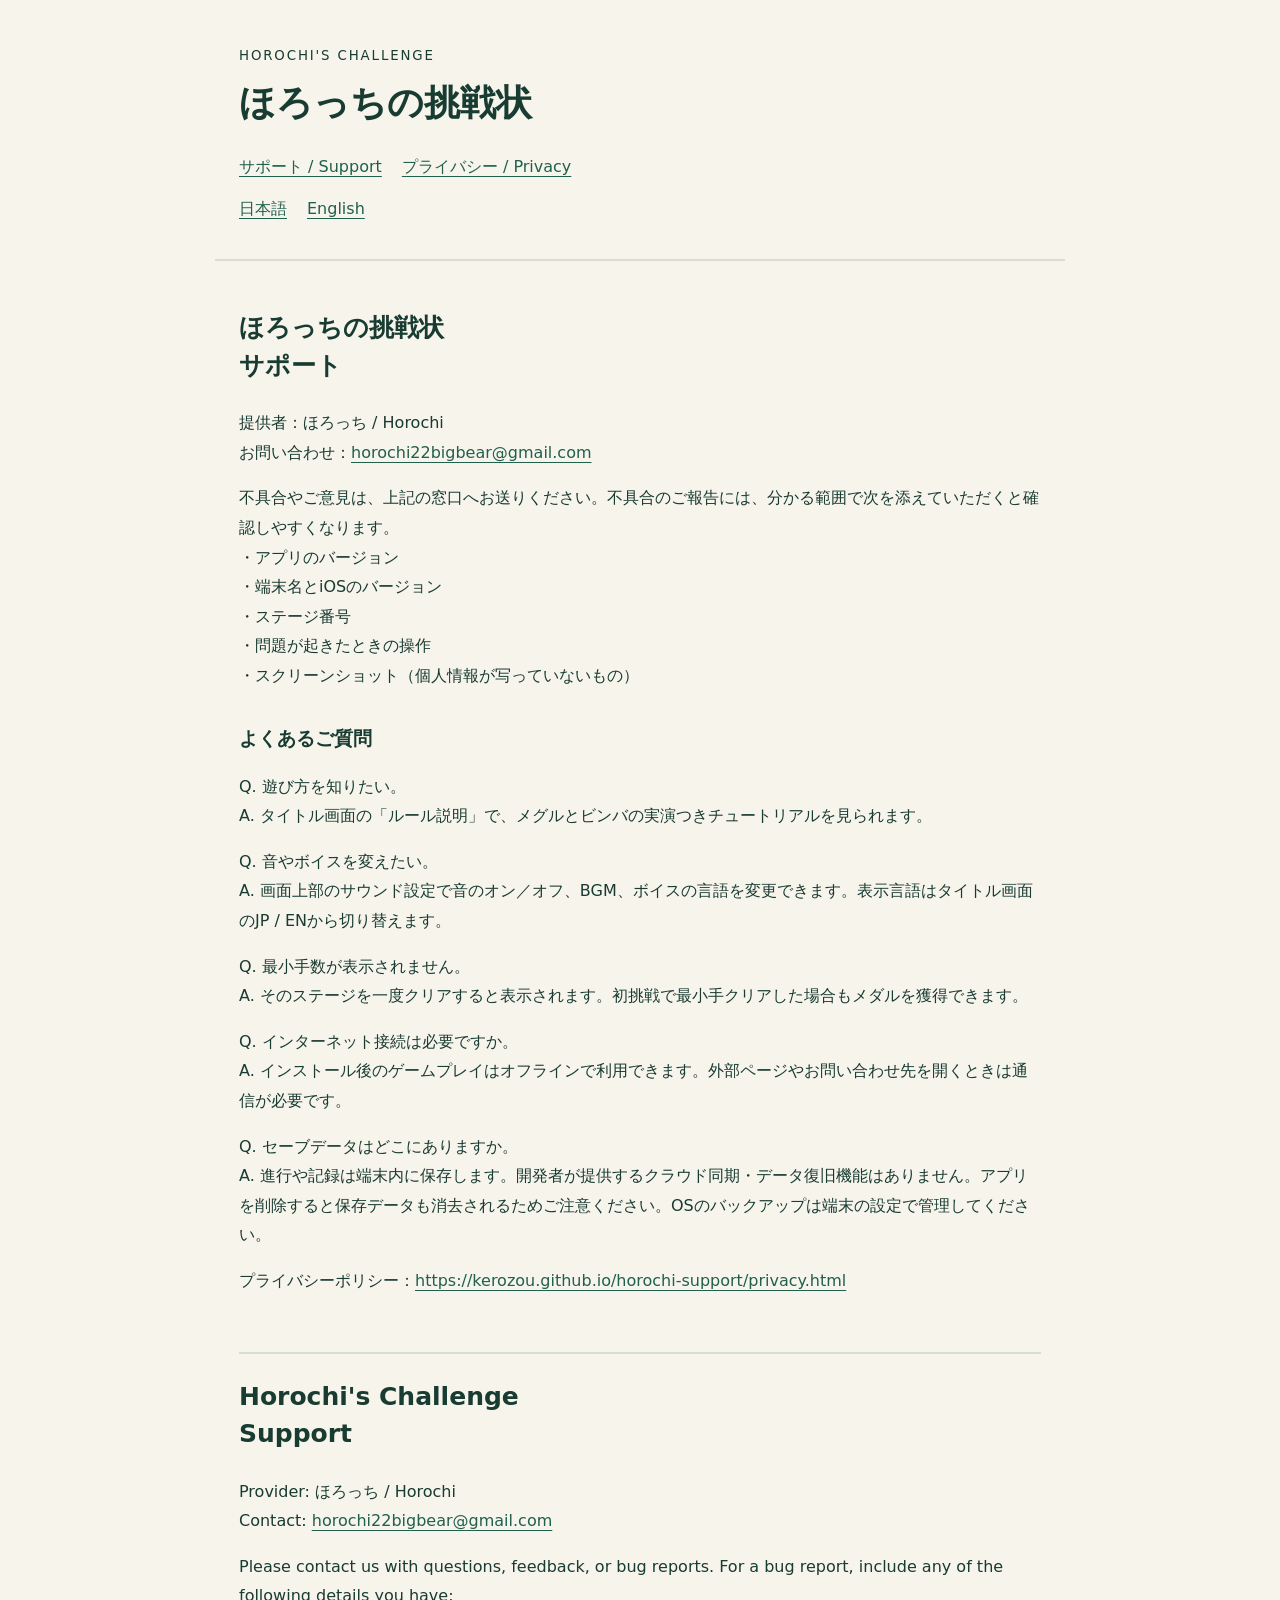
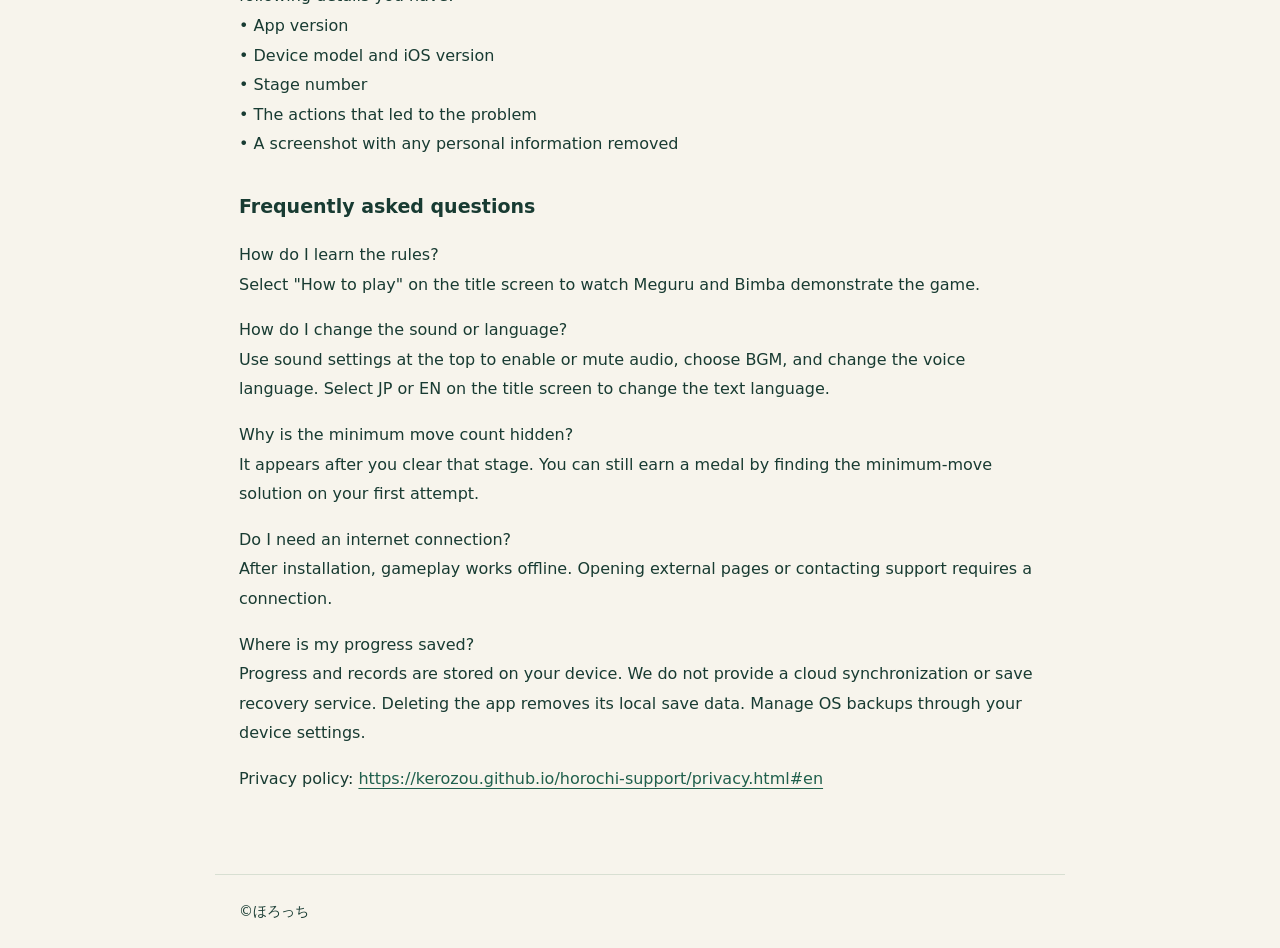
<file: index.html>
<!doctype html>
<html lang="ja"><head><meta charset="utf-8"><meta name="viewport" content="width=device-width,initial-scale=1">
<meta name="description" content="ほろっちの挑戦状 / Horochi's Challenge — Support and Privacy Policy">
<title>サポート / Support — ほろっちの挑戦状</title><link rel="stylesheet" href="style.css"></head>
<body><header><small>HOROCHI'S CHALLENGE</small><h1>ほろっちの挑戦状</h1>
<nav aria-label="ページ / Pages"><a href="index.html">サポート / Support</a><a href="privacy.html">プライバシー / Privacy</a></nav>
<nav aria-label="言語 / Language"><a href="#ja" lang="ja">日本語</a><a href="#en" lang="en">English</a></nav></header>
<main><section id="ja" lang="ja"><h2>ほろっちの挑戦状<br>サポート</h2><p>提供者：ほろっち / Horochi<br>お問い合わせ：<a href="mailto:horochi22bigbear@gmail.com">horochi22bigbear@gmail.com</a></p>
<p>不具合やご意見は、上記の窓口へお送りください。不具合のご報告には、分かる範囲で次を添えていただくと確認しやすくなります。<br>・アプリのバージョン<br>・端末名とiOSのバージョン<br>・ステージ番号<br>・問題が起きたときの操作<br>・スクリーンショット（個人情報が写っていないもの）</p>
<h3>よくあるご質問</h3>
<p>Q. 遊び方を知りたい。<br>A. タイトル画面の「ルール説明」で、メグルとビンバの実演つきチュートリアルを見られます。</p>
<p>Q. 音やボイスを変えたい。<br>A. 画面上部のサウンド設定で音のオン／オフ、BGM、ボイスの言語を変更できます。表示言語はタイトル画面のJP / ENから切り替えます。</p>
<p>Q. 最小手数が表示されません。<br>A. そのステージを一度クリアすると表示されます。初挑戦で最小手クリアした場合もメダルを獲得できます。</p>
<p>Q. インターネット接続は必要ですか。<br>A. インストール後のゲームプレイはオフラインで利用できます。外部ページやお問い合わせ先を開くときは通信が必要です。</p>
<p>Q. セーブデータはどこにありますか。<br>A. 進行や記録は端末内に保存します。開発者が提供するクラウド同期・データ復旧機能はありません。アプリを削除すると保存データも消去されるためご注意ください。OSのバックアップは端末の設定で管理してください。</p>
<p>プライバシーポリシー：<a href="https://kerozou.github.io/horochi-support/privacy.html">https://kerozou.github.io/horochi-support/privacy.html</a></p></section><section id="en" lang="en-US"><h2>Horochi&#x27;s Challenge<br>Support</h2><p>Provider: ほろっち / Horochi<br>Contact: <a href="mailto:horochi22bigbear@gmail.com">horochi22bigbear@gmail.com</a></p>
<p>Please contact us with questions, feedback, or bug reports. For a bug report, include any of the following details you have:<br>• App version<br>• Device model and iOS version<br>• Stage number<br>• The actions that led to the problem<br>• A screenshot with any personal information removed</p>
<h3>Frequently asked questions</h3>
<p>How do I learn the rules?<br>Select &quot;How to play&quot; on the title screen to watch Meguru and Bimba demonstrate the game.</p>
<p>How do I change the sound or language?<br>Use sound settings at the top to enable or mute audio, choose BGM, and change the voice language. Select JP or EN on the title screen to change the text language.</p>
<p>Why is the minimum move count hidden?<br>It appears after you clear that stage. You can still earn a medal by finding the minimum-move solution on your first attempt.</p>
<p>Do I need an internet connection?<br>After installation, gameplay works offline. Opening external pages or contacting support requires a connection.</p>
<p>Where is my progress saved?<br>Progress and records are stored on your device. We do not provide a cloud synchronization or save recovery service. Deleting the app removes its local save data. Manage OS backups through your device settings.</p>
<p>Privacy policy: <a href="https://kerozou.github.io/horochi-support/privacy.html#en">https://kerozou.github.io/horochi-support/privacy.html#en</a></p></section></main><footer>©ほろっち</footer></body></html>
</file>
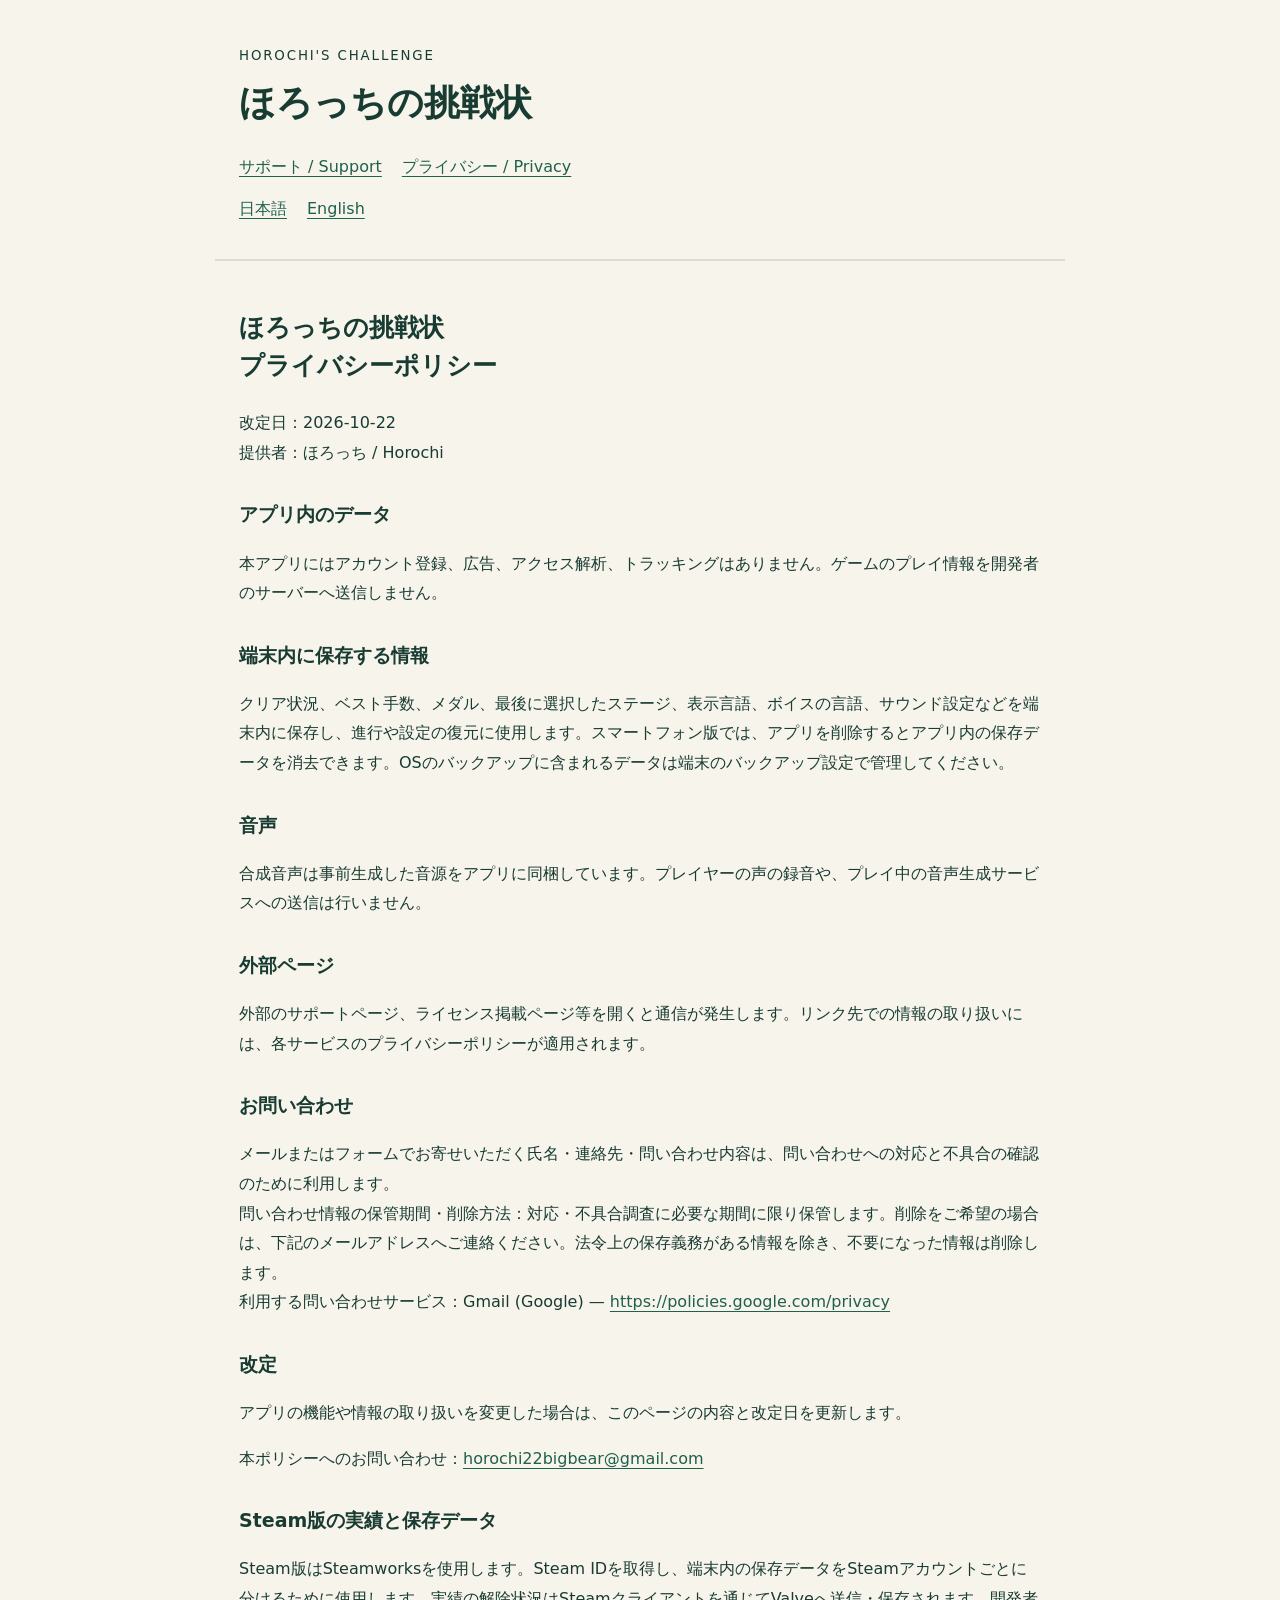
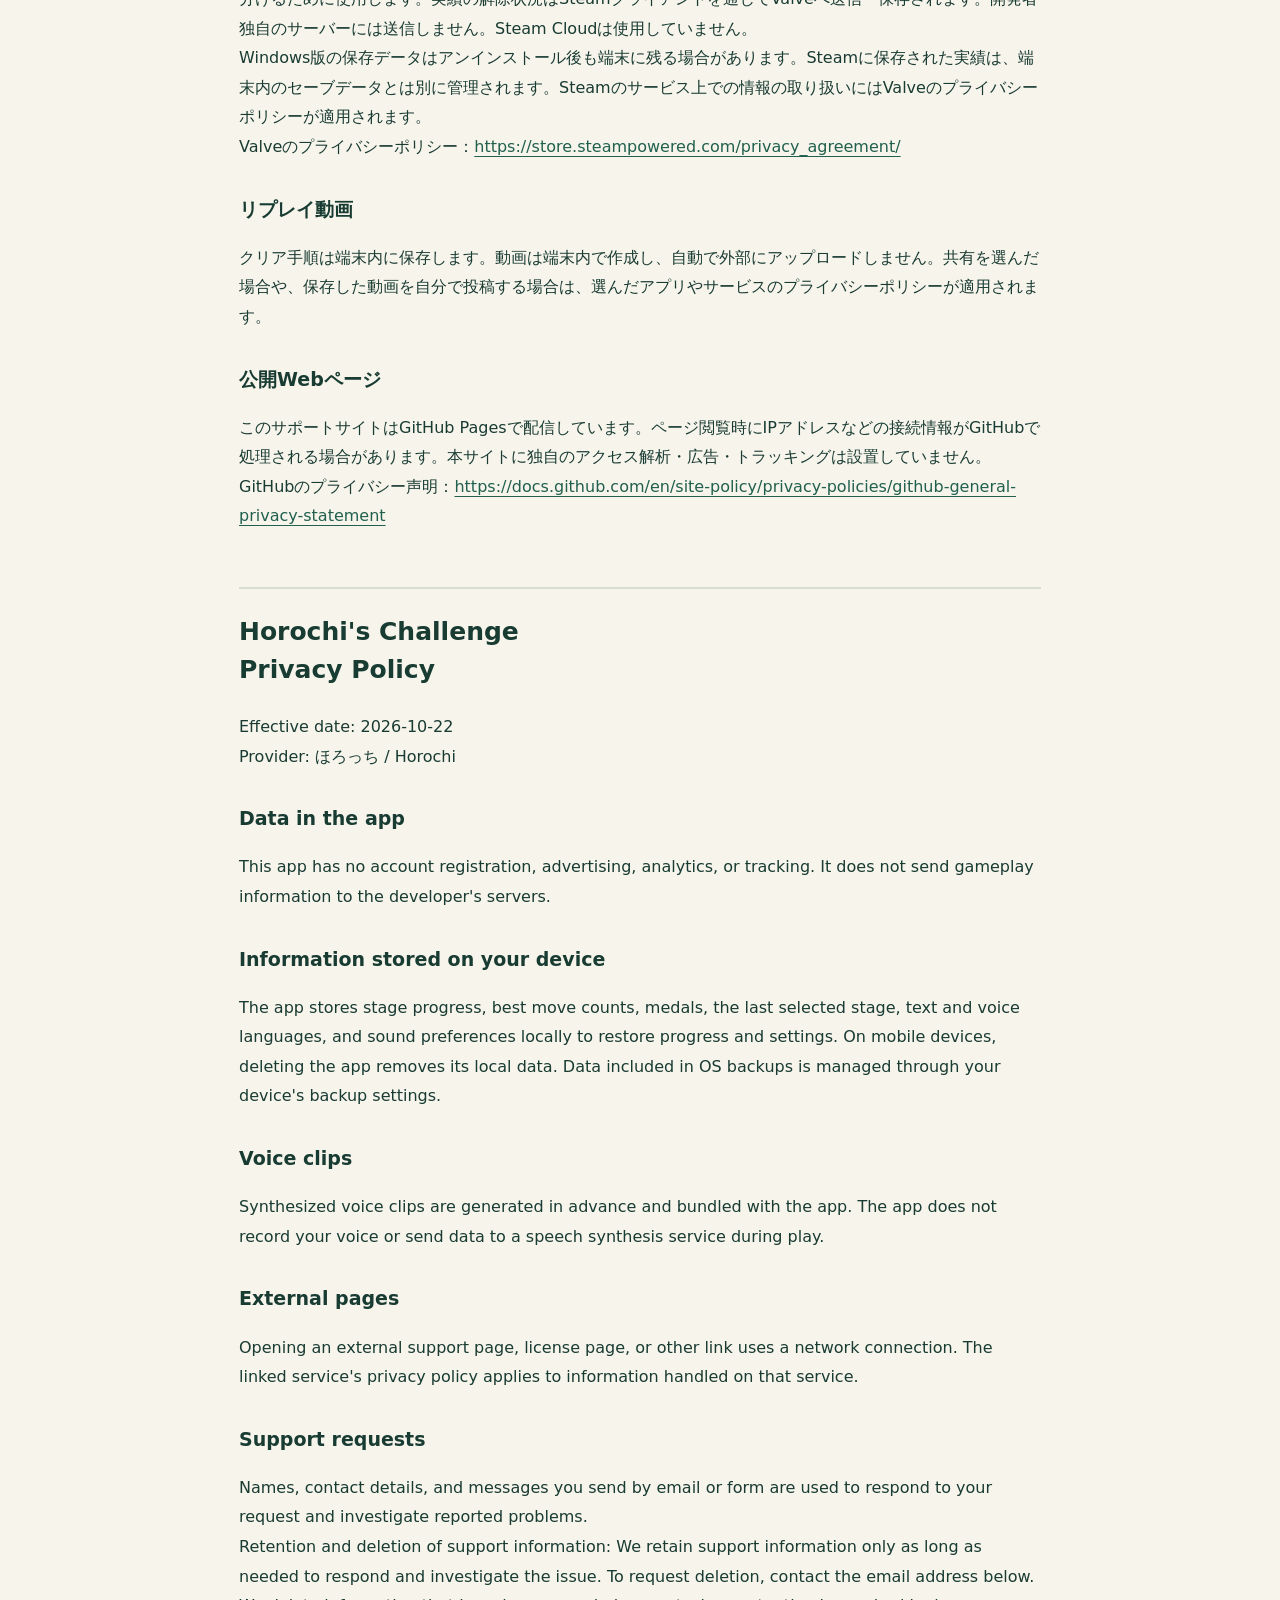
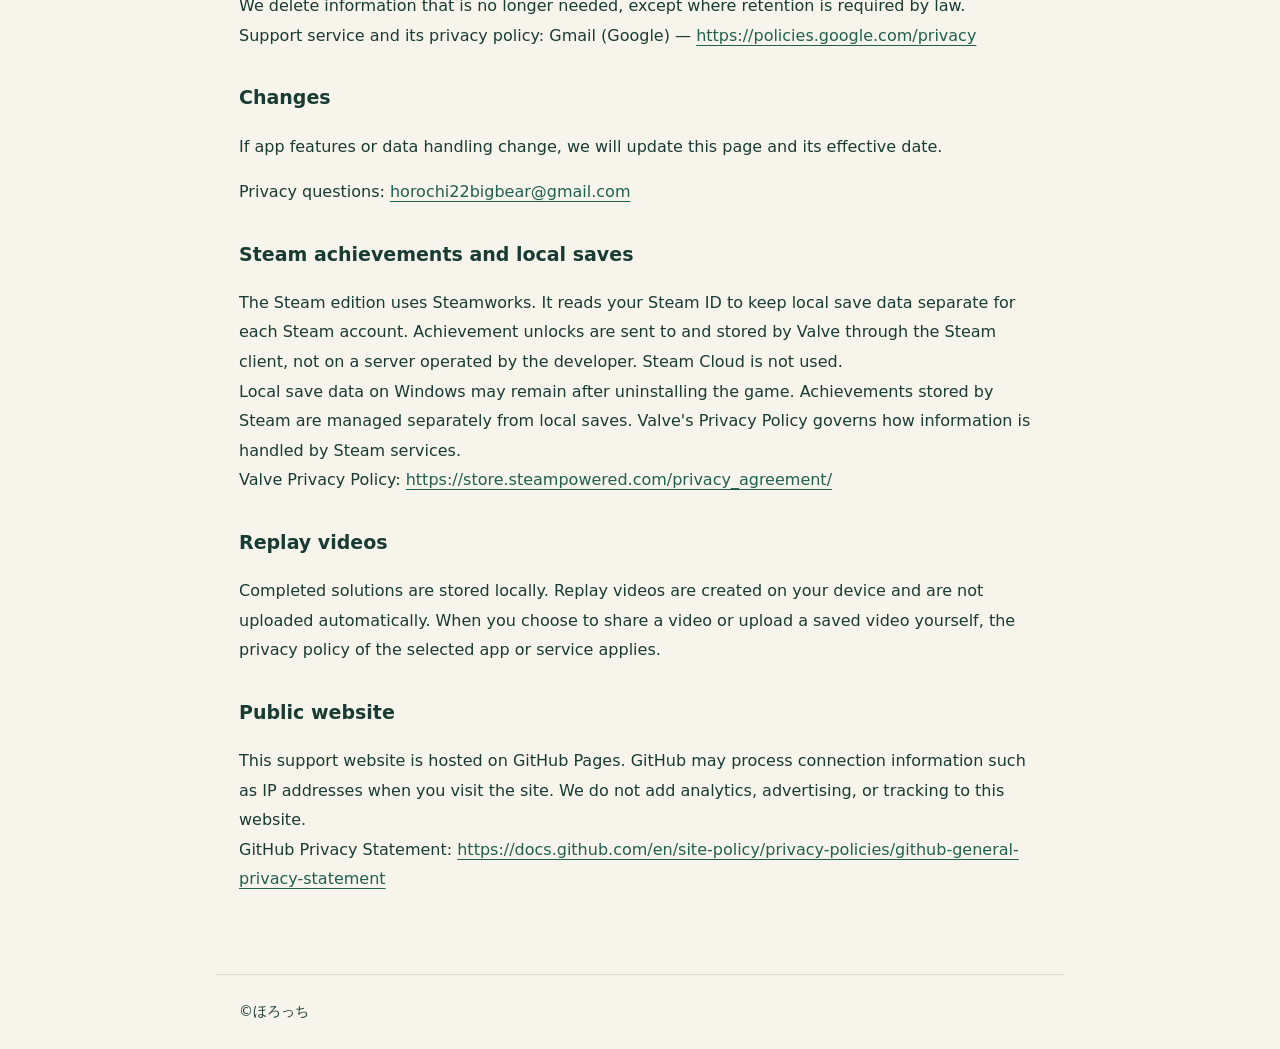
<file: privacy.html>
<!doctype html>
<html lang="ja"><head><meta charset="utf-8"><meta name="viewport" content="width=device-width,initial-scale=1">
<meta name="description" content="ほろっちの挑戦状 / Horochi's Challenge — Support and Privacy Policy">
<title>プライバシーポリシー / Privacy Policy — ほろっちの挑戦状</title><link rel="stylesheet" href="style.css"></head>
<body><header><small>HOROCHI'S CHALLENGE</small><h1>ほろっちの挑戦状</h1>
<nav aria-label="ページ / Pages"><a href="index.html">サポート / Support</a><a href="privacy.html">プライバシー / Privacy</a></nav>
<nav aria-label="言語 / Language"><a href="#ja" lang="ja">日本語</a><a href="#en" lang="en">English</a></nav></header>
<main><section id="ja" lang="ja"><h2>ほろっちの挑戦状<br>プライバシーポリシー</h2><p>改定日：2026-10-22<br>提供者：ほろっち / Horochi</p>
<h3>アプリ内のデータ</h3>
<p>本アプリにはアカウント登録、広告、アクセス解析、トラッキングはありません。ゲームのプレイ情報を開発者のサーバーへ送信しません。</p>
<h3>端末内に保存する情報</h3>
<p>クリア状況、ベスト手数、メダル、最後に選択したステージ、表示言語、ボイスの言語、サウンド設定などを端末内に保存し、進行や設定の復元に使用します。スマートフォン版では、アプリを削除するとアプリ内の保存データを消去できます。OSのバックアップに含まれるデータは端末のバックアップ設定で管理してください。</p>
<h3>音声</h3>
<p>合成音声は事前生成した音源をアプリに同梱しています。プレイヤーの声の録音や、プレイ中の音声生成サービスへの送信は行いません。</p>
<h3>外部ページ</h3>
<p>外部のサポートページ、ライセンス掲載ページ等を開くと通信が発生します。リンク先での情報の取り扱いには、各サービスのプライバシーポリシーが適用されます。</p>
<h3>お問い合わせ</h3>
<p>メールまたはフォームでお寄せいただく氏名・連絡先・問い合わせ内容は、問い合わせへの対応と不具合の確認のために利用します。<br>問い合わせ情報の保管期間・削除方法：対応・不具合調査に必要な期間に限り保管します。削除をご希望の場合は、下記のメールアドレスへご連絡ください。法令上の保存義務がある情報を除き、不要になった情報は削除します。<br>利用する問い合わせサービス：Gmail (Google) — <a href="https://policies.google.com/privacy">https://policies.google.com/privacy</a></p>
<h3>改定</h3>
<p>アプリの機能や情報の取り扱いを変更した場合は、このページの内容と改定日を更新します。</p>
<p>本ポリシーへのお問い合わせ：<a href="mailto:horochi22bigbear@gmail.com">horochi22bigbear@gmail.com</a></p>
<h3>Steam版の実績と保存データ</h3>
<p>Steam版はSteamworksを使用します。Steam IDを取得し、端末内の保存データをSteamアカウントごとに分けるために使用します。実績の解除状況はSteamクライアントを通じてValveへ送信・保存されます。開発者独自のサーバーには送信しません。Steam Cloudは使用していません。<br>Windows版の保存データはアンインストール後も端末に残る場合があります。Steamに保存された実績は、端末内のセーブデータとは別に管理されます。Steamのサービス上での情報の取り扱いにはValveのプライバシーポリシーが適用されます。<br>Valveのプライバシーポリシー：<a href="https://store.steampowered.com/privacy_agreement/">https://store.steampowered.com/privacy_agreement/</a></p>
<h3>リプレイ動画</h3>
<p>クリア手順は端末内に保存します。動画は端末内で作成し、自動で外部にアップロードしません。共有を選んだ場合や、保存した動画を自分で投稿する場合は、選んだアプリやサービスのプライバシーポリシーが適用されます。</p>
<h3>公開Webページ</h3>
<p>このサポートサイトはGitHub Pagesで配信しています。ページ閲覧時にIPアドレスなどの接続情報がGitHubで処理される場合があります。本サイトに独自のアクセス解析・広告・トラッキングは設置していません。<br>GitHubのプライバシー声明：<a href="https://docs.github.com/en/site-policy/privacy-policies/github-general-privacy-statement">https://docs.github.com/en/site-policy/privacy-policies/github-general-privacy-statement</a></p></section><section id="en" lang="en-US"><h2>Horochi&#x27;s Challenge<br>Privacy Policy</h2><p>Effective date: 2026-10-22<br>Provider: ほろっち / Horochi</p>
<h3>Data in the app</h3>
<p>This app has no account registration, advertising, analytics, or tracking. It does not send gameplay information to the developer&#x27;s servers.</p>
<h3>Information stored on your device</h3>
<p>The app stores stage progress, best move counts, medals, the last selected stage, text and voice languages, and sound preferences locally to restore progress and settings. On mobile devices, deleting the app removes its local data. Data included in OS backups is managed through your device&#x27;s backup settings.</p>
<h3>Voice clips</h3>
<p>Synthesized voice clips are generated in advance and bundled with the app. The app does not record your voice or send data to a speech synthesis service during play.</p>
<h3>External pages</h3>
<p>Opening an external support page, license page, or other link uses a network connection. The linked service&#x27;s privacy policy applies to information handled on that service.</p>
<h3>Support requests</h3>
<p>Names, contact details, and messages you send by email or form are used to respond to your request and investigate reported problems.<br>Retention and deletion of support information: We retain support information only as long as needed to respond and investigate the issue. To request deletion, contact the email address below. We delete information that is no longer needed, except where retention is required by law.<br>Support service and its privacy policy: Gmail (Google) — <a href="https://policies.google.com/privacy">https://policies.google.com/privacy</a></p>
<h3>Changes</h3>
<p>If app features or data handling change, we will update this page and its effective date.</p>
<p>Privacy questions: <a href="mailto:horochi22bigbear@gmail.com">horochi22bigbear@gmail.com</a></p>
<h3>Steam achievements and local saves</h3>
<p>The Steam edition uses Steamworks. It reads your Steam ID to keep local save data separate for each Steam account. Achievement unlocks are sent to and stored by Valve through the Steam client, not on a server operated by the developer. Steam Cloud is not used.<br>Local save data on Windows may remain after uninstalling the game. Achievements stored by Steam are managed separately from local saves. Valve&#x27;s Privacy Policy governs how information is handled by Steam services.<br>Valve Privacy Policy: <a href="https://store.steampowered.com/privacy_agreement/">https://store.steampowered.com/privacy_agreement/</a></p>
<h3>Replay videos</h3>
<p>Completed solutions are stored locally. Replay videos are created on your device and are not uploaded automatically. When you choose to share a video or upload a saved video yourself, the privacy policy of the selected app or service applies.</p>
<h3>Public website</h3>
<p>This support website is hosted on GitHub Pages. GitHub may process connection information such as IP addresses when you visit the site. We do not add analytics, advertising, or tracking to this website.<br>GitHub Privacy Statement: <a href="https://docs.github.com/en/site-policy/privacy-policies/github-general-privacy-statement">https://docs.github.com/en/site-policy/privacy-policies/github-general-privacy-statement</a></p></section></main><footer>©ほろっち</footer></body></html>
</file>
<file: style.css>
*{box-sizing:border-box}html{scroll-behavior:smooth}body{margin:0;background:#f7f4ec;color:#183b32;font:16px/1.85 system-ui,sans-serif}header,main,footer{max-width:850px;margin:auto;padding:24px}header{padding-top:40px;border-bottom:2px solid #d8dfd2}small{letter-spacing:.14em}h1{font-size:clamp(24px,5vw,36px);line-height:1.4;margin:8px 0 24px}h2{font-size:25px;line-height:1.5;margin:0 0 24px}h3{font-size:19px;margin:30px 0 8px}nav{display:flex;gap:20px;flex-wrap:wrap;margin:12px 0}a{color:#20604d;text-underline-offset:4px;overflow-wrap:anywhere}a:focus-visible{outline:3px solid #a97025;outline-offset:5px}section{scroll-margin-top:20px;padding:24px 0 40px}section+section{border-top:2px solid #d8dfd2}p{margin:16px 0}footer{border-top:1px solid #d8dfd2;font-size:14px}@media(prefers-reduced-motion:reduce){html{scroll-behavior:auto}}
</file>
